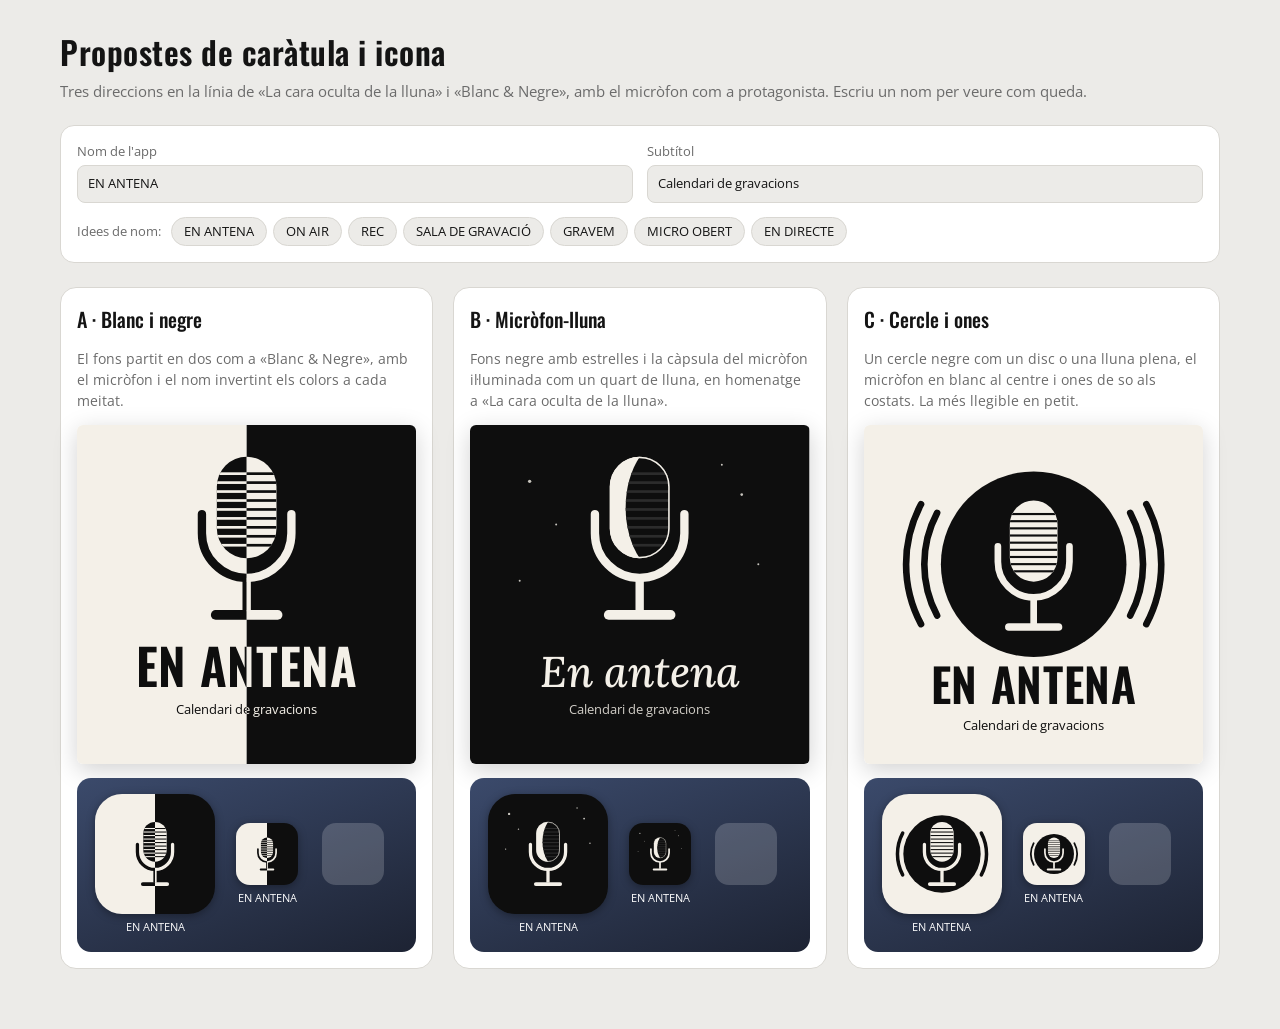
<file: disseny/propostes.html>
<!doctype html>
<html lang="ca">
<head>
<meta charset="utf-8">
<meta name="viewport" content="width=device-width, initial-scale=1">
<title>Propostes de caràtula</title>
<link rel="preconnect" href="https://fonts.googleapis.com">
<link rel="preconnect" href="https://fonts.gstatic.com" crossorigin>
<link href="https://fonts.googleapis.com/css2?family=Oswald:wght@500;600&family=Lora:ital,wght@0,500;1,500&family=Open+Sans:wght@400;600&display=swap" rel="stylesheet">
<style>
  :root { --bg:#ecebe8; --surface:#fff; --text:#141414; --muted:#6b6b6b; --border:#d9d7d2; }
  @media (prefers-color-scheme: dark) { :root { --bg:#111; --surface:#1b1b1b; --text:#eee; --muted:#9a9a9a; --border:#2c2c2c; } }
  * { box-sizing:border-box; }
  body { margin:0; font:15px/1.5 "Open Sans", system-ui, sans-serif; background:var(--bg); color:var(--text); }
  main { max-width:1200px; margin:0 auto; padding:28px 20px 60px; }
  h1 { font-family:Oswald, sans-serif; font-weight:600; font-size:32px; margin:0 0 4px; letter-spacing:.5px; }
  .lead { color:var(--muted); margin:0 0 22px; }
  .controls { display:flex; flex-wrap:wrap; gap:14px; align-items:end; background:var(--surface); border:1px solid var(--border); border-radius:14px; padding:16px; margin-bottom:24px; }
  .controls label { display:flex; flex-direction:column; gap:4px; font-size:13px; color:var(--muted); flex:1; min-width:200px; }
  .controls input { font:inherit; color:var(--text); background:var(--bg); border:1px solid var(--border); border-radius:8px; padding:8px 10px; }
  .chips { display:flex; flex-wrap:wrap; gap:6px; flex-basis:100%; align-items:center; }
  .chips span { font-size:13px; color:var(--muted); margin-right:4px; }
  .chips button { font:inherit; font-size:13px; border:1px solid var(--border); background:var(--bg); color:var(--text); border-radius:999px; padding:4px 12px; cursor:pointer; }
  .chips button:hover { border-color:var(--text); }
  .grid { display:grid; grid-template-columns:repeat(auto-fit, minmax(330px, 1fr)); gap:20px; }
  .card { background:var(--surface); border:1px solid var(--border); border-radius:16px; padding:16px; display:flex; flex-direction:column; gap:14px; }
  .card h2 { margin:0; font-family:Oswald, sans-serif; font-weight:500; font-size:20px; }
  .card p { margin:0; color:var(--muted); font-size:14px; }
  .cover svg { width:100%; height:auto; display:block; border-radius:6px; box-shadow:0 6px 24px rgba(0,0,0,.18); }
  .phone { display:flex; gap:18px; align-items:center; background:linear-gradient(160deg,#3b4a6b,#1d2333); border-radius:14px; padding:16px 18px; }
  .app { display:flex; flex-direction:column; align-items:center; gap:5px; width:68px; }
  .app svg { width:62px; height:62px; border-radius:14px; display:block; box-shadow:0 2px 8px rgba(0,0,0,.35); }
  .app small { color:#fff; font-size:11px; text-align:center; white-space:nowrap; overflow:hidden; text-overflow:ellipsis; width:100%; }
  .app.big { width:120px; }
  .big svg { width:120px; height:120px; border-radius:27px; }
  .ghost { width:62px; height:62px; border-radius:14px; background:rgba(255,255,255,.18); }
</style>
</head>
<body>
<main>
  <h1>Propostes de caràtula i icona</h1>
  <p class="lead">Tres direccions en la línia de «La cara oculta de la lluna» i «Blanc &amp; Negre», amb el micròfon com a protagonista. Escriu un nom per veure com queda.</p>

  <div class="controls">
    <label>Nom de l'app <input id="nom" value="EN ANTENA" maxlength="22"></label>
    <label>Subtítol <input id="sub" value="Calendari de gravacions" maxlength="40"></label>
    <div class="chips"><span>Idees de nom:</span>
      <button>EN ANTENA</button><button>ON AIR</button><button>REC</button><button>SALA DE GRAVACIÓ</button><button>GRAVEM</button><button>MICRO OBERT</button><button>EN DIRECTE</button>
    </div>
  </div>

  <div class="grid" id="grid"></div>
</main>

<script>
const CREAM = '#F4F0E8', INK = '#0E0E0E';
let n = 0;

/* Micròfon de condensador (coordenades sobre 1024) */
function mic(fill, lines, id, opts = {}) {
  const ls = [];
  for (let y = 252; y <= 492; y += 30) ls.push(`<rect x="412" y="${y}" width="200" height="9" fill="${lines}"/>`);
  return `
    <clipPath id="cap${id}"><rect x="412" y="200" width="200" height="340" rx="100"/></clipPath>
    <rect x="412" y="200" width="200" height="340" rx="100" fill="${fill}"/>
    ${opts.moon ? `<clipPath id="sh${id}"><ellipse cx="625" cy="370" rx="160" ry="240"/></clipPath>
                   <g clip-path="url(#cap${id})"><ellipse cx="625" cy="370" rx="160" ry="240" fill="${INK}"/>
                     <g clip-path="url(#sh${id})">${ls.join('')}</g></g>
                   <rect x="414" y="202" width="196" height="336" rx="98" fill="none" stroke="${fill}" stroke-width="5"/>`
      : `<g clip-path="url(#cap${id})">${ls.join('')}</g>`}
    <path d="M362 392 v64 a150 150 0 0 0 300 0 v-64" fill="none" stroke="${fill}" stroke-width="28" stroke-linecap="round"/>
    <rect x="498" y="606" width="28" height="112" fill="${fill}"/>
    <rect x="392" y="714" width="240" height="32" rx="16" fill="${fill}"/>`;
}
const fit = (txt, max, base) => Math.min(base, Math.floor(max / Math.max(1, txt.length) * 1.9));
const esc = (s) => s.replace(/[&<>"]/g, (c) => ({ '&': '&amp;', '<': '&lt;', '>': '&gt;', '"': '&quot;' }[c]));

/* A · Blanc i negre partit */
function A(nom, sub, icon) {
  const id = ++n;
  const tf = icon ? 'translate(0 38)' : 'translate(512 96) scale(.9) translate(-512 -200)';
  const fs = fit(nom, 900, 150);
  const txt = (c) => icon ? '' : `
      <text x="512" y="790" text-anchor="middle" font-family="Oswald" font-weight="600" font-size="${fs}" letter-spacing="2" fill="${c}">${esc(nom)}</text>
      <text x="512" y="872" text-anchor="middle" font-family="Open Sans" font-size="40" fill="${c}">${esc(sub)}</text>`;
  return `<svg viewBox="0 0 1024 1024" xmlns="http://www.w3.org/2000/svg">
    <defs><clipPath id="L${id}"><rect width="512" height="1024"/></clipPath><clipPath id="R${id}"><rect x="512" width="512" height="1024"/></clipPath></defs>
    <rect width="512" height="1024" fill="${CREAM}"/><rect x="512" width="512" height="1024" fill="${INK}"/>
    <g clip-path="url(#L${id})"><g transform="${tf}">${mic(INK, CREAM, id + 'a')}</g>${txt(INK)}</g>
    <g clip-path="url(#R${id})"><g transform="${tf}">${mic(CREAM, INK, id + 'b')}</g>${txt(CREAM)}</g>
  </svg>`;
}

/* B · Micròfon-lluna */
function B(nom, sub, icon) {
  const id = ++n;
  const tf = icon ? 'translate(0 38)' : 'translate(512 96) scale(.9) translate(-512 -200)';
  const stars = [[180, 170, 5], [260, 300, 3], [820, 210, 4], [760, 120, 3], [870, 420, 3], [150, 470, 3]]
    .map(([x, y, r]) => `<circle cx="${x}" cy="${y}" r="${r * (icon ? 2 : 1)}" fill="${CREAM}" opacity=".8"/>`).join('');
  const fs = fit(nom, 900, 130);
  return `<svg viewBox="0 0 1024 1024" xmlns="http://www.w3.org/2000/svg">
    <rect width="1024" height="1024" fill="${INK}"/>${stars}
    <g transform="${tf}">${mic(CREAM, '#2c2c2c', id, { moon: true })}</g>
    ${icon ? '' : `
      <text x="512" y="790" text-anchor="middle" font-family="Lora" font-style="italic" font-weight="500" font-size="${fs}" fill="${CREAM}">${esc(nom.charAt(0) + nom.slice(1).toLowerCase())}</text>
      <text x="512" y="872" text-anchor="middle" font-family="Open Sans" font-size="40" fill="${CREAM}" opacity=".85">${esc(sub)}</text>`}
  </svg>`;
}

/* C · Cercle i ones */
function C(nom, sub, icon) {
  const id = ++n;
  const cy = icon ? 512 : 420, r = icon ? 330 : 280;
  const tf = icon ? 'translate(0 38)' : 'translate(512 228) scale(.72) translate(-512 -200)';
  const arc = (rr, side) => {
    const a = 28 * Math.PI / 180, s = side;
    const x1 = 512 + s * rr * Math.cos(a), y1 = cy - rr * Math.sin(a), y2 = cy + rr * Math.sin(a);
    return `<path d="M${x1} ${y1} A${rr} ${rr} 0 0 ${s > 0 ? 1 : 0} ${x1} ${y2}" fill="none" stroke="${INK}" stroke-width="${icon ? 30 : 20}" stroke-linecap="round"/>`;
  };
  const fs = fit(nom, 900, 140);
  return `<svg viewBox="0 0 1024 1024" xmlns="http://www.w3.org/2000/svg">
    <defs><clipPath id="O${id}"><circle cx="512" cy="${cy}" r="${r}"/></clipPath></defs>
    <rect width="1024" height="1024" fill="${CREAM}"/>
    <circle cx="512" cy="${cy}" r="${r}" fill="${INK}"/>
    ${arc(r + 50, 1)}${arc(r + 50, -1)}${icon ? '' : arc(r + 105, 1) + arc(r + 105, -1)}
    <g transform="${tf}">${mic(INK, CREAM, id + 'a')}</g>
    <g clip-path="url(#O${id})"><g transform="${tf}">${mic(CREAM, INK, id + 'b')}</g></g>
    ${icon ? '' : `
      <text x="512" y="842" text-anchor="middle" font-family="Oswald" font-weight="600" font-size="${fs}" letter-spacing="2" fill="${INK}">${esc(nom)}</text>
      <text x="512" y="920" text-anchor="middle" font-family="Open Sans" font-size="40" fill="${INK}">${esc(sub)}</text>`}
  </svg>`;
}

const PROPOSTES = [
  ['A · Blanc i negre', 'El fons partit en dos com a «Blanc & Negre», amb el micròfon i el nom invertint els colors a cada meitat.', A],
  ['B · Micròfon-lluna', 'Fons negre amb estrelles i la càpsula del micròfon il·luminada com un quart de lluna, en homenatge a «La cara oculta de la lluna».', B],
  ['C · Cercle i ones', 'Un cercle negre com un disc o una lluna plena, el micròfon en blanc al centre i ones de so als costats. La més llegible en petit.', C],
];

function render() {
  const nom = document.getElementById('nom').value.trim() || 'EN ANTENA';
  const sub = document.getElementById('sub').value.trim();
  document.getElementById('grid').innerHTML = PROPOSTES.map(([t, d, f]) => `
    <section class="card">
      <h2>${t}</h2><p>${d}</p>
      <div class="cover">${f(nom, sub, false)}</div>
      <div class="phone">
        <div class="app big">${f(nom, sub, true)}<small>${esc(nom)}</small></div>
        <div class="app">${f(nom, sub, true)}<small>${esc(nom)}</small></div>
        <div class="app"><div class="ghost"></div><small>&nbsp;</small></div>
      </div>
    </section>`).join('');
}
document.getElementById('nom').addEventListener('input', render);
document.getElementById('sub').addEventListener('input', render);
document.querySelector('.chips').addEventListener('click', (e) => {
  if (e.target.tagName === 'BUTTON') { document.getElementById('nom').value = e.target.textContent; render(); }
});
render();
document.fonts?.ready.then(render);
</script>
</body>
</html>
</file>
